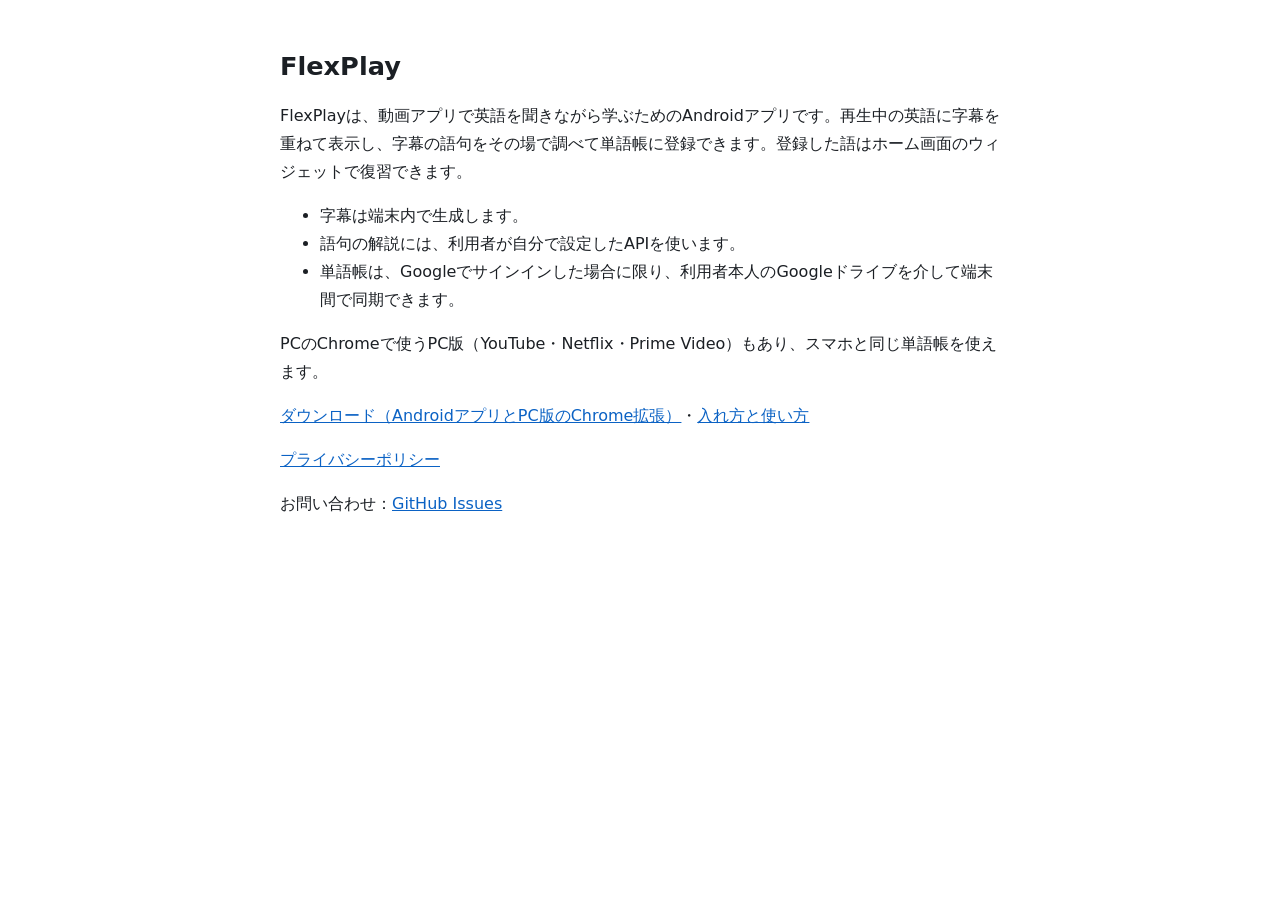
<file: index.html>
<!doctype html>
<html lang="ja">
<head>
<meta charset="utf-8">
<meta name="viewport" content="width=device-width, initial-scale=1">
<title>FlexPlay</title>
<link rel="stylesheet" href="style.css">
</head>
<body>
<main>
<h1>FlexPlay</h1>
<p>FlexPlayは、動画アプリで英語を聞きながら学ぶためのAndroidアプリです。再生中の英語に字幕を重ねて表示し、字幕の語句をその場で調べて単語帳に登録できます。登録した語はホーム画面のウィジェットで復習できます。</p>
<ul>
<li>字幕は端末内で生成します。</li>
<li>語句の解説には、利用者が自分で設定したAPIを使います。</li>
<li>単語帳は、Googleでサインインした場合に限り、利用者本人のGoogleドライブを介して端末間で同期できます。</li>
</ul>
<p>PCのChromeで使うPC版（YouTube・Netflix・Prime Video）もあり、スマホと同じ単語帳を使えます。</p>
<p><a href="https://github.com/kaish-yo/flexplay-releases/releases/latest">ダウンロード（AndroidアプリとPC版のChrome拡張）</a>・<a href="https://github.com/kaish-yo/flexplay-releases#readme">入れ方と使い方</a></p>
<p><a href="privacy.html">プライバシーポリシー</a></p>
<p>お問い合わせ：<a href="https://github.com/kaish-yo/flexplay-site/issues">GitHub Issues</a></p>
</main>
</body>
</html>
</file>
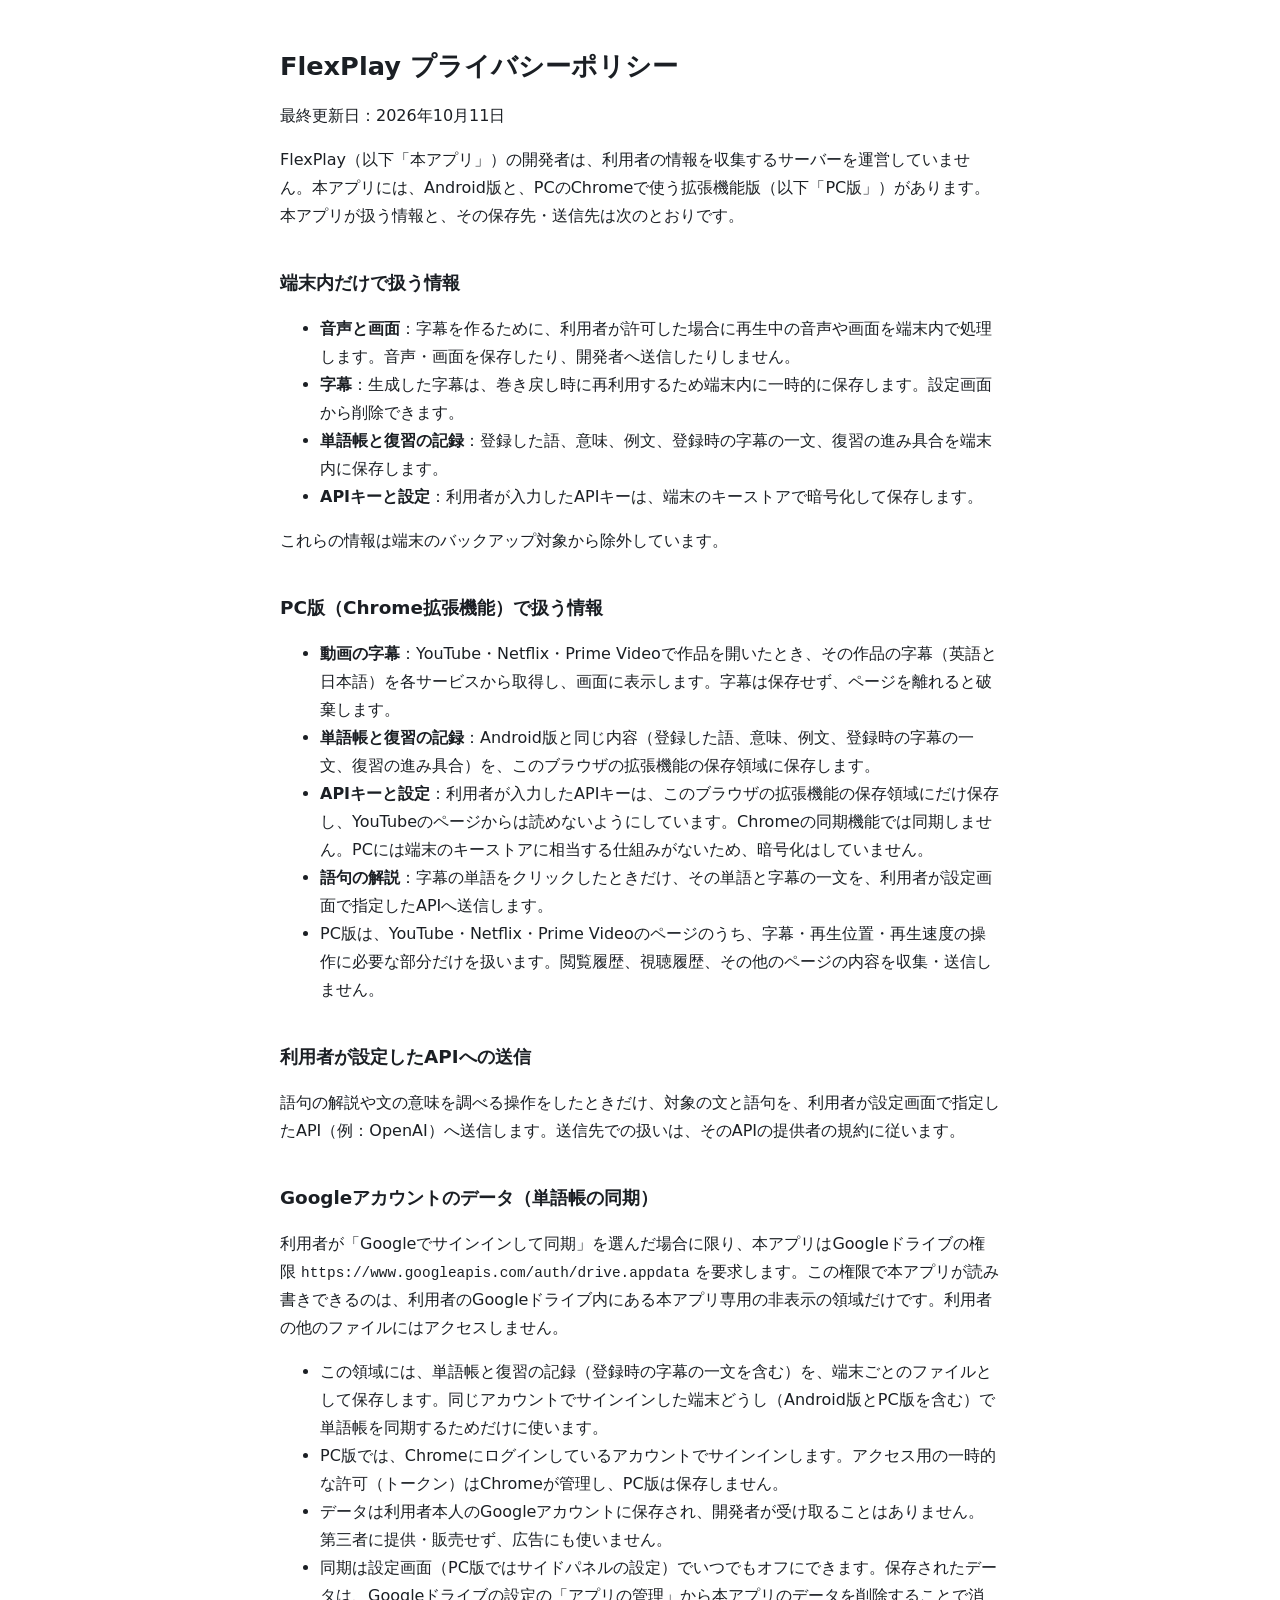
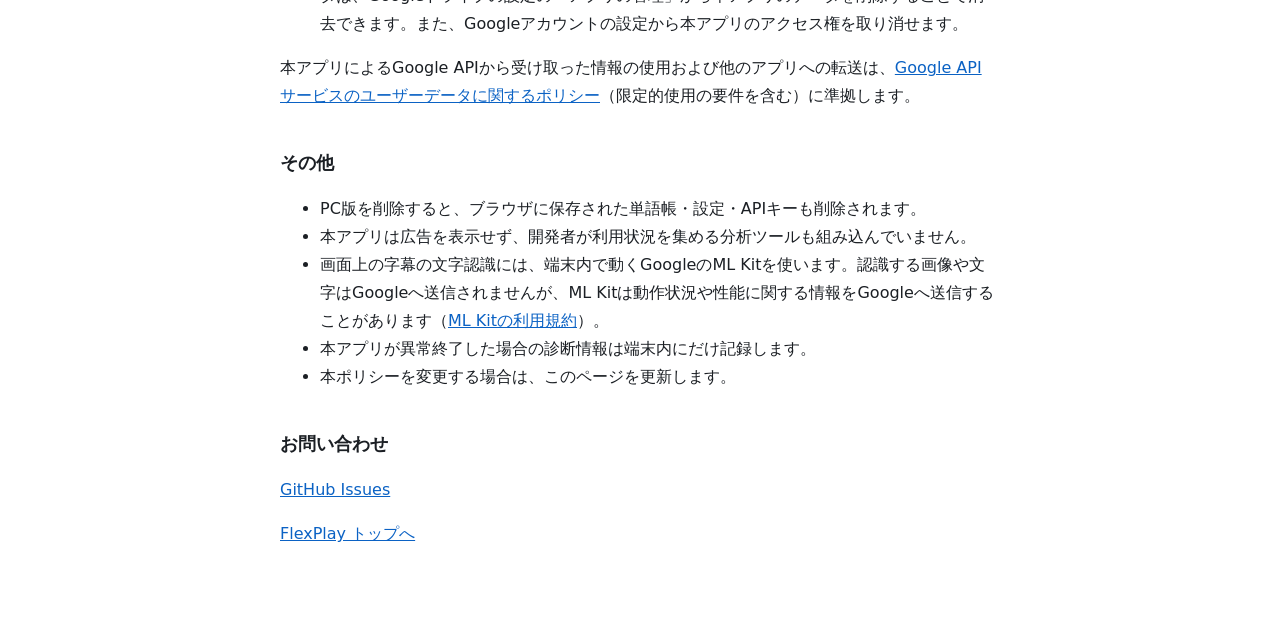
<file: privacy.html>
<!doctype html>
<html lang="ja">
<head>
<meta charset="utf-8">
<meta name="viewport" content="width=device-width, initial-scale=1">
<title>FlexPlay プライバシーポリシー</title>
<link rel="stylesheet" href="style.css">
</head>
<body>
<main>
<h1>FlexPlay プライバシーポリシー</h1>
<p>最終更新日：2026年10月11日</p>

<p>FlexPlay（以下「本アプリ」）の開発者は、利用者の情報を収集するサーバーを運営していません。本アプリには、Android版と、PCのChromeで使う拡張機能版（以下「PC版」）があります。本アプリが扱う情報と、その保存先・送信先は次のとおりです。</p>

<h2>端末内だけで扱う情報</h2>
<ul>
<li><strong>音声と画面</strong>：字幕を作るために、利用者が許可した場合に再生中の音声や画面を端末内で処理します。音声・画面を保存したり、開発者へ送信したりしません。</li>
<li><strong>字幕</strong>：生成した字幕は、巻き戻し時に再利用するため端末内に一時的に保存します。設定画面から削除できます。</li>
<li><strong>単語帳と復習の記録</strong>：登録した語、意味、例文、登録時の字幕の一文、復習の進み具合を端末内に保存します。</li>
<li><strong>APIキーと設定</strong>：利用者が入力したAPIキーは、端末のキーストアで暗号化して保存します。</li>
</ul>
<p>これらの情報は端末のバックアップ対象から除外しています。</p>

<h2>PC版（Chrome拡張機能）で扱う情報</h2>
<ul>
<li><strong>動画の字幕</strong>：YouTube・Netflix・Prime Videoで作品を開いたとき、その作品の字幕（英語と日本語）を各サービスから取得し、画面に表示します。字幕は保存せず、ページを離れると破棄します。</li>
<li><strong>単語帳と復習の記録</strong>：Android版と同じ内容（登録した語、意味、例文、登録時の字幕の一文、復習の進み具合）を、このブラウザの拡張機能の保存領域に保存します。</li>
<li><strong>APIキーと設定</strong>：利用者が入力したAPIキーは、このブラウザの拡張機能の保存領域にだけ保存し、YouTubeのページからは読めないようにしています。Chromeの同期機能では同期しません。PCには端末のキーストアに相当する仕組みがないため、暗号化はしていません。</li>
<li><strong>語句の解説</strong>：字幕の単語をクリックしたときだけ、その単語と字幕の一文を、利用者が設定画面で指定したAPIへ送信します。</li>
<li>PC版は、YouTube・Netflix・Prime Videoのページのうち、字幕・再生位置・再生速度の操作に必要な部分だけを扱います。閲覧履歴、視聴履歴、その他のページの内容を収集・送信しません。</li>
</ul>

<h2>利用者が設定したAPIへの送信</h2>
<p>語句の解説や文の意味を調べる操作をしたときだけ、対象の文と語句を、利用者が設定画面で指定したAPI（例：OpenAI）へ送信します。送信先での扱いは、そのAPIの提供者の規約に従います。</p>

<h2>Googleアカウントのデータ（単語帳の同期）</h2>
<p>利用者が「Googleでサインインして同期」を選んだ場合に限り、本アプリはGoogleドライブの権限 <code>https://www.googleapis.com/auth/drive.appdata</code> を要求します。この権限で本アプリが読み書きできるのは、利用者のGoogleドライブ内にある本アプリ専用の非表示の領域だけです。利用者の他のファイルにはアクセスしません。</p>
<ul>
<li>この領域には、単語帳と復習の記録（登録時の字幕の一文を含む）を、端末ごとのファイルとして保存します。同じアカウントでサインインした端末どうし（Android版とPC版を含む）で単語帳を同期するためだけに使います。</li>
<li>PC版では、Chromeにログインしているアカウントでサインインします。アクセス用の一時的な許可（トークン）はChromeが管理し、PC版は保存しません。</li>
<li>データは利用者本人のGoogleアカウントに保存され、開発者が受け取ることはありません。第三者に提供・販売せず、広告にも使いません。</li>
<li>同期は設定画面（PC版ではサイドパネルの設定）でいつでもオフにできます。保存されたデータは、Googleドライブの設定の「アプリの管理」から本アプリのデータを削除することで消去できます。また、Googleアカウントの設定から本アプリのアクセス権を取り消せます。</li>
</ul>
<p>本アプリによるGoogle APIから受け取った情報の使用および他のアプリへの転送は、<a href="https://developers.google.com/terms/api-services-user-data-policy">Google API サービスのユーザーデータに関するポリシー</a>（限定的使用の要件を含む）に準拠します。</p>

<h2>その他</h2>
<ul>
<li>PC版を削除すると、ブラウザに保存された単語帳・設定・APIキーも削除されます。</li>
<li>本アプリは広告を表示せず、開発者が利用状況を集める分析ツールも組み込んでいません。</li>
<li>画面上の字幕の文字認識には、端末内で動くGoogleのML Kitを使います。認識する画像や文字はGoogleへ送信されませんが、ML Kitは動作状況や性能に関する情報をGoogleへ送信することがあります（<a href="https://developers.google.com/ml-kit/terms">ML Kitの利用規約</a>）。</li>
<li>本アプリが異常終了した場合の診断情報は端末内にだけ記録します。</li>
<li>本ポリシーを変更する場合は、このページを更新します。</li>
</ul>

<h2>お問い合わせ</h2>
<p><a href="https://github.com/kaish-yo/flexplay-site/issues">GitHub Issues</a></p>
<p><a href="index.html">FlexPlay トップへ</a></p>
</main>
</body>
</html>
</file>
<file: style.css>
:root { color-scheme: light dark; --bg: #ffffff; --fg: #1b1f24; --muted: #57606a; --link: #0b62c4; }
@media (prefers-color-scheme: dark) { :root { --bg: #0d1117; --fg: #e6edf3; --muted: #9da7b3; --link: #6cb6ff; } }
body { margin: 0; background: var(--bg); color: var(--fg); font: 16px/1.75 system-ui, -apple-system, "Segoe UI", "Hiragino Sans", "Noto Sans JP", sans-serif; }
main { max-width: 720px; margin: 0 auto; padding: 32px 16px 64px; }
h1 { font-size: 1.6rem; line-height: 1.4; }
h2 { font-size: 1.15rem; margin-top: 2em; }
a { color: var(--link); }
code { font-size: .9em; overflow-wrap: anywhere; }
p, li { color: var(--fg); }
</file>
